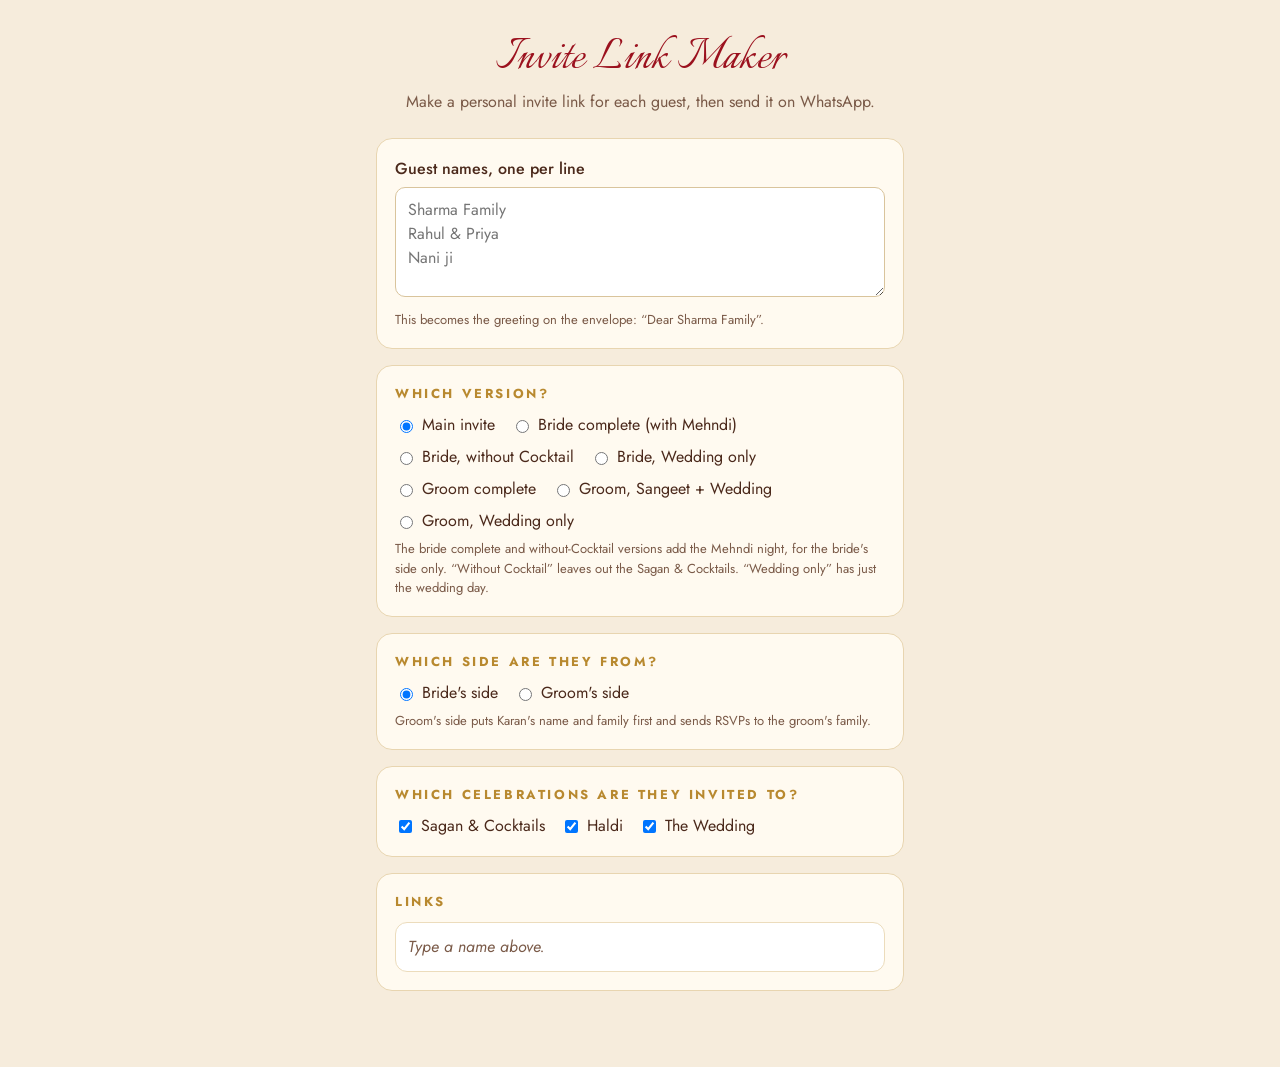
<file: links.html>
<!doctype html>
<html lang="en">
<head>
  <meta charset="utf-8">
  <meta name="viewport" content="width=device-width, initial-scale=1">
  <meta name="robots" content="noindex">
  <title>Invite Link Maker</title>
  <link href="https://fonts.googleapis.com/css2?family=Italianno&family=Jost:wght@400;500;600&display=swap" rel="stylesheet">
  <style>
    :root { --ink: #4b291b; --gold: #b8892f; --cherry: #9b111e; --paper: #f6ecdc; }
    * { box-sizing: border-box; }
    body { margin: 0; background: var(--paper); color: var(--ink); font: 16px/1.5 "Jost", system-ui, sans-serif; }
    main { max-width: 560px; margin: 0 auto; padding: 32px 16px 60px; }
    h1 { font: 400 54px/1 "Italianno", cursive; color: var(--cherry); margin: 0 0 4px; text-align: center; }
    .sub { text-align: center; color: #7a5a48; margin: 0 0 24px; }
    .card { background: #fffaf0; border: 1px solid #e8d5b0; border-radius: 16px; padding: 18px; margin-bottom: 16px; }
    label { display: block; font-weight: 500; margin-bottom: 6px; }
    textarea, input[type=text] { width: 100%; font: inherit; padding: 10px 12px; border: 1px solid #d9c49c; border-radius: 10px; background: #fff; color: inherit; }
    textarea { min-height: 110px; resize: vertical; }
    .hint { font-size: 13px; color: #7a5a48; margin: 6px 0 0; }
    .row { display: flex; flex-wrap: wrap; gap: 8px 16px; }
    .row label { font-weight: 400; display: flex; align-items: center; gap: 6px; margin: 0; }
    h2 { font-size: 13px; letter-spacing: .2em; text-transform: uppercase; color: var(--gold); margin: 0 0 10px; }
    .out { list-style: none; padding: 0; margin: 0; display: grid; gap: 10px; }
    .out li { background: #fff; border: 1px solid #ecdcbc; border-radius: 12px; padding: 12px; }
    .out b { display: block; }
    .out code { display: block; font-size: 12px; word-break: break-all; color: #7a5a48; margin: 4px 0 8px; }
    .btns { display: flex; gap: 8px; flex-wrap: wrap; }
    button, .wa { font: 500 13px "Jost", sans-serif; padding: 8px 14px; border-radius: 999px; border: 1px solid var(--cherry); background: #fff; color: var(--cherry); cursor: pointer; text-decoration: none; }
    .wa { background: #1f9d55; border-color: #1f9d55; color: #fff; }
    .empty { color: #7a5a48; font-style: italic; }
  </style>
</head>
<body>
<main>
  <h1>Invite Link Maker</h1>
  <p class="sub">Make a personal invite link for each guest, then send it on WhatsApp.</p>

  <div class="card">
    <label for="names">Guest names, one per line</label>
    <textarea id="names" placeholder="Sharma Family&#10;Rahul & Priya&#10;Nani ji"></textarea>
    <p class="hint">This becomes the greeting on the envelope: “Dear Sharma Family”.</p>
  </div>

  <div class="card">
    <h2>Which version?</h2>
    <div class="row">
      <label><input type="radio" name="version" value="" checked> Main invite</label>
      <label><input type="radio" name="version" value="bride-complete"> Bride complete (with Mehndi)</label>
      <label><input type="radio" name="version" value="bride-no-cocktail"> Bride, without Cocktail</label>
      <label><input type="radio" name="version" value="bride-wedding"> Bride, Wedding only</label>
      <label><input type="radio" name="version" value="groom-complete"> Groom complete</label>
      <label><input type="radio" name="version" value="groom-cocktail"> Groom, Sangeet + Wedding</label>
      <label><input type="radio" name="version" value="groom-wedding"> Groom, Wedding only</label>
    </div>
    <p class="hint">The bride complete and without-Cocktail versions add the Mehndi night, for the bride's side only. “Without Cocktail” leaves out the Sagan &amp; Cocktails. “Wedding only” has just the wedding day.</p>
  </div>

  <div class="card">
    <h2>Which side are they from?</h2>
    <div class="row">
      <label><input type="radio" name="side" value="bride" checked> Bride's side</label>
      <label><input type="radio" name="side" value="groom"> Groom's side</label>
    </div>
    <p class="hint">Groom's side puts Karan's name and family first and sends RSVPs to the groom's family.</p>
  </div>

  <div class="card">
    <h2>Which celebrations are they invited to?</h2>
    <div class="row" id="events"></div>
  </div>

  <div class="card">
    <h2>Links</h2>
    <ul class="out" id="out"><li class="empty">Type a name above.</li></ul>
  </div>
</main>

<script src="js/content.js"></script>
<script>
  const S = window.SITE;
  const base = location.href.replace(/links\.html.*$/, "");
  const version = () => document.querySelector("input[name=version]:checked").value;
  let all = [];
  function showEvents() {
    // the main events plus this version's extras, in date order
    const evs = Object.assign({}, S.events);
    const v = S.versions[version()] || {};
    (v.events || []).forEach((id) => { evs[id] = S.extraEvents[id]; });
    (v.hide || []).forEach((id) => { delete evs[id]; });
    all = Object.keys(evs).sort((a, b) => (evs[a].date + evs[a].start).localeCompare(evs[b].date + evs[b].start));
    document.getElementById("events").innerHTML = all.map((id) =>
      `<label><input type="checkbox" value="${id}" checked> ${evs[id].short}</label>`).join("");
  }
  showEvents();

  function link(name) {
    const q = new URLSearchParams();
    if (name) q.set("to", name);
    if (document.querySelector("input[name=side]:checked").value === "groom") q.set("side", "groom");
    const ev = [...document.querySelectorAll("#events input:checked")].map((i) => i.value);
    if (ev.length && ev.length < all.length) q.set("events", ev.join(","));
    const s = q.toString().replace(/\+/g, "%20").replace(/%2C/g, ",");
    // groom versions use their own page so the WhatsApp preview says "Karan & Himanshi"
    if (version().startsWith("groom")) return base + version() + "/" + (s ? "?" + s : "");
    return base + (s ? "?" + s : "") + (version() ? "#" + version() : "");
  }
  const esc = (s) => s.replace(/[&<>"]/g, (c) => ({ "&": "&amp;", "<": "&lt;", ">": "&gt;", '"': "&quot;" }[c]));

  function render() {
    const names = document.getElementById("names").value.split("\n").map((s) => s.trim()).filter(Boolean);
    const out = document.getElementById("out");
    if (!names.length) { out.innerHTML = '<li class="empty">Type a name above.</li>'; return; }
    out.innerHTML = names.map((n) => {
      const url = link(n);
      const msg = `Hi ${n}! 💛\n\n${S.couple.bride} & ${S.couple.groom} are getting married, and it won't be the same without you.\n\nYour invite is waiting behind the door 🚪\n${url}`;
      return `<li><b>${esc(n)}</b><code>${esc(url)}</code>
        <span class="btns"><button type="button" data-url="${esc(url)}">Copy link</button>
        <a class="wa" target="_blank" rel="noopener" href="https://wa.me/?text=${encodeURIComponent(msg)}">Send on WhatsApp</a></span></li>`;
    }).join("");
  }
  document.addEventListener("input", render);
  document.addEventListener("change", (e) => { if (e.target.name === "version") showEvents(); render(); });
  document.getElementById("out").addEventListener("click", async (e) => {
    const b = e.target.closest("button[data-url]");
    if (!b) return;
    try { await navigator.clipboard.writeText(b.dataset.url); b.textContent = "Copied ✓"; } catch (err) { prompt("Copy this link:", b.dataset.url); }
  });
</script>
</body>
</html>
</file>
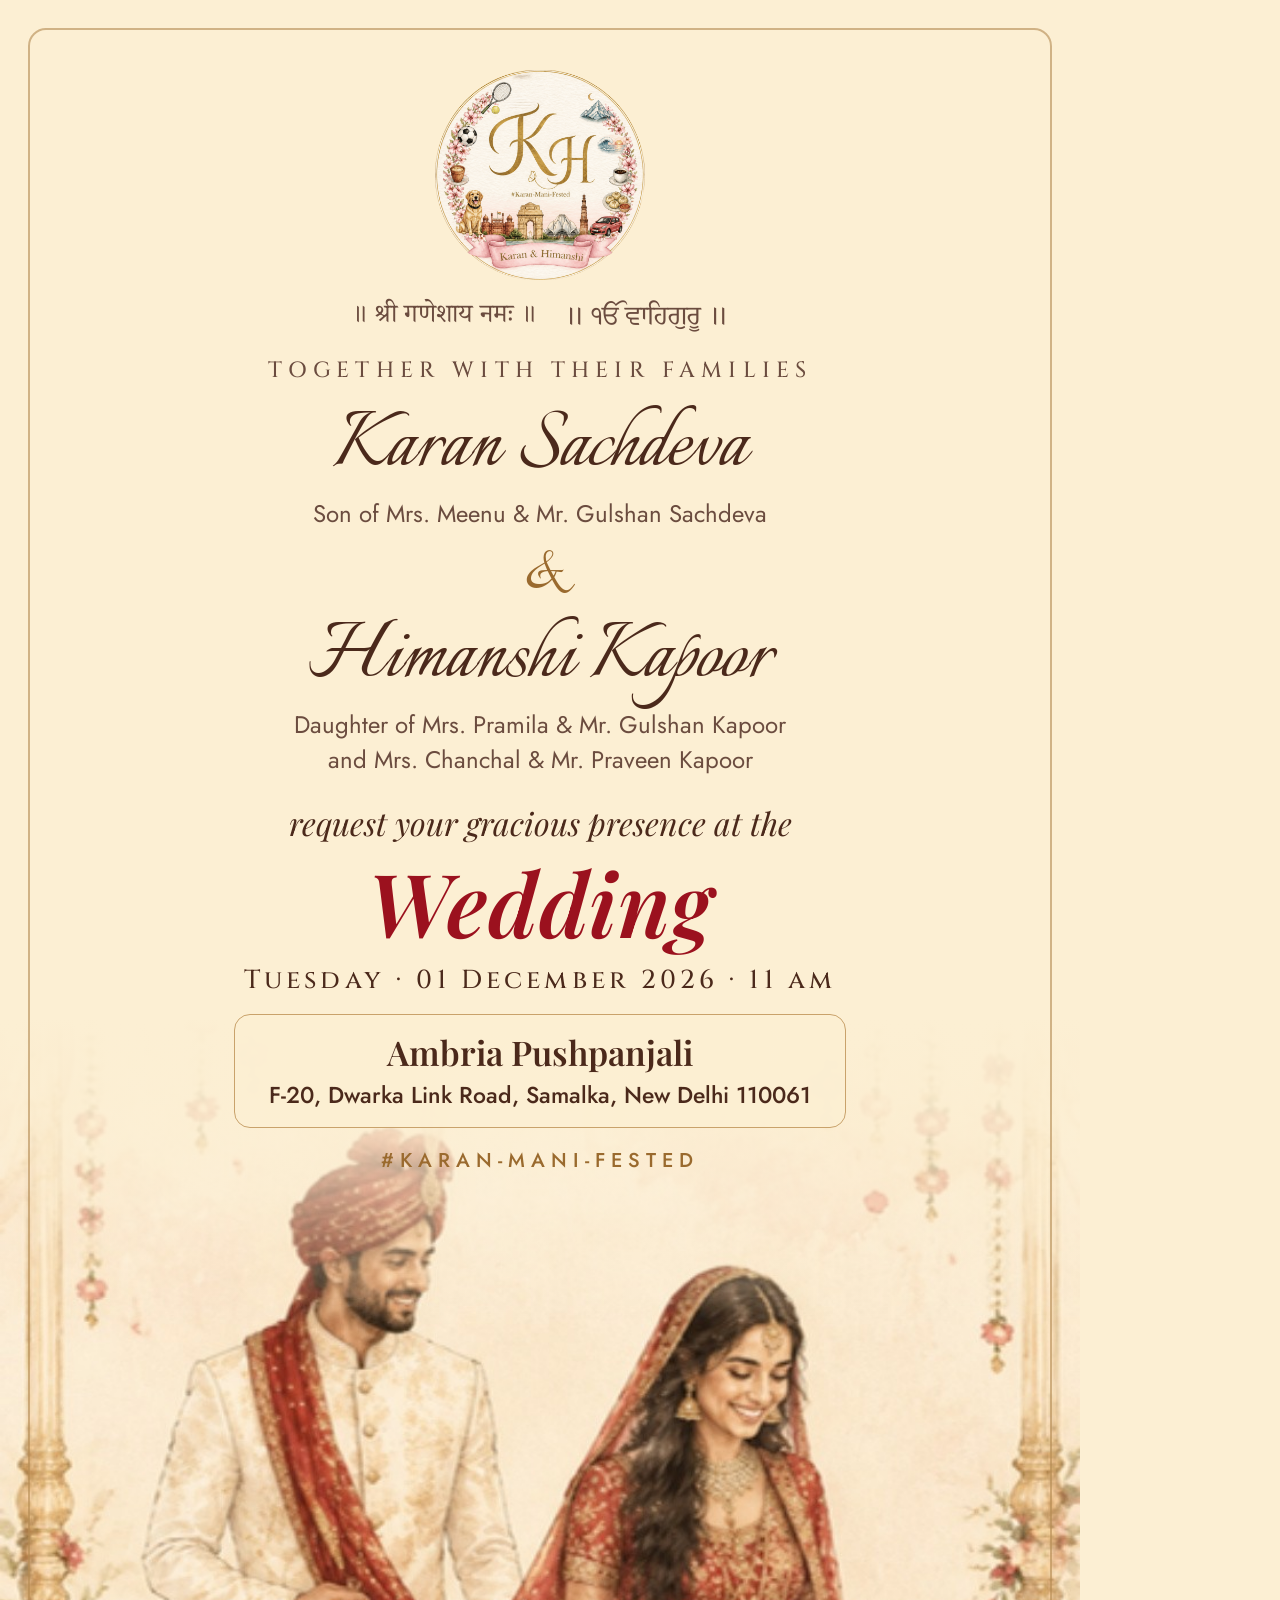
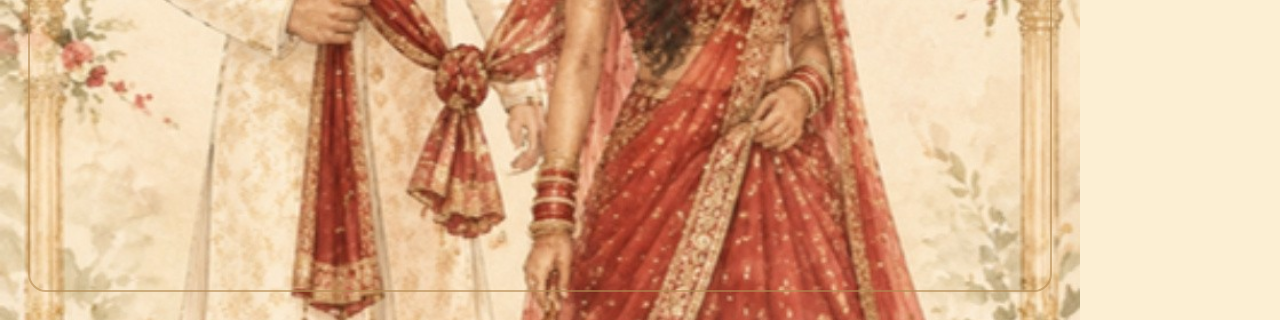
<file: tools/card/card.html>
<!doctype html>
<!-- Image-only invitation card. Rendered to a 1080x1920 picture by tools/make-cards.js -->
<html lang="en"><head><meta charset="utf-8">
<link href="https://fonts.googleapis.com/css2?family=Cinzel:wght@500;600&family=Italianno&family=Jost:wght@400;500&family=Noto+Serif+Devanagari:wght@500&family=Noto+Serif+Gurmukhi:wght@500&family=Playfair+Display:ital,wght@0,500;0,600;1,400;1,500;1,600&display=swap" rel="stylesheet">
<style>
  * { box-sizing: border-box; margin: 0; }
  body { width: 1080px; height: 1920px; overflow: hidden; background: #fcefd3; color: #4b291b; font-family: Jost, sans-serif; text-align: center; }
  .card { position: relative; width: 100%; height: 100%; }
  .art { position: absolute; left: 0; right: 0; bottom: 0; height: 47%; background-size: cover; background-position: 50% 62%; }
  .art::before { content: ""; position: absolute; inset: 0; background: linear-gradient(180deg, #fcefd3 0%, rgba(252,239,211,.85) 12%, rgba(252,239,211,0) 34%); }
  .frame { position: absolute; inset: 28px; border: 2px solid rgba(180,138,82,.6); border-radius: 18px; pointer-events: none; }
  .text { position: relative; padding: 70px 90px 0; }
  .mono { width: 210px; height: 210px; display: block; margin: 0 auto 18px; }
  .bless { display: flex; justify-content: center; gap: 28px; font-size: 26px; color: #6b4c3f; margin-bottom: 18px; }
  .bless [lang=hi] { font-family: "Noto Serif Devanagari", serif; } .bless [lang=pa] { font-family: "Noto Serif Gurmukhi", serif; }
  .together { font: 500 22px Cinzel, serif; letter-spacing: .28em; color: #6b4c3f; margin-bottom: 14px; }
  .name { font: 400 96px/1 Italianno, cursive; color: #4b291b; }
  .par { font-size: 24px; line-height: 1.45; color: #6b4c3f; margin-top: 2px; }
  .amp { font: 400 70px/1 Italianno, cursive; color: #9a6a2e; margin: 6px 0 2px; }
  .req { font: italic 400 32px/1.4 "Playfair Display", serif; margin: 24px 0 8px; }
  .event { font: italic 600 88px/1.05 "Playfair Display", serif; letter-spacing: .01em; color: var(--accent, #9b111e); margin: 10px 0 14px; }
  .when { font: 500 26px Cinzel, serif; letter-spacing: .16em; }
  .place { display: inline-block; margin-top: 16px; padding: 14px 34px 16px; border: 1.5px solid var(--rim, #c9a26b); border-radius: 16px; background: var(--panel, rgba(252,239,211,.92)); }
  .venue { font: 600 34px "Playfair Display", serif; }
  .addr { font: 500 23px/1.4 Jost, sans-serif; color: #4b291b; margin-top: 4px; }
  body.t-night .addr { color: #e3e9f3; }
  body.t-night .place { --panel: rgba(22,36,68,.95); }
  /* navy + cream: cream card, navy event name, navy venue box, navy arch border */
  body.t-combo .place { --panel: #1b2a4e; border-color: #c9a26b; }
  body.t-combo .venue, body.t-combo .addr { color: #f6ecd8; }
  body.t-combo .amp, body.t-combo .tag { color: #1b2a4e; }
  body.t-combo .frame { border-color: rgba(27,42,78,.55); }
  .tag { margin-top: 18px !important; }
  .tag { font: 500 20px Jost, sans-serif; letter-spacing: .3em; color: #9a6a2e; margin-top: 16px; }

  /* themes and layouts, chosen by the hash: #sangeet-full, #wedding-arch ... */
  body.t-night { background: #0f1a33; color: #eef2f8; }
  body.t-night .bless, body.t-night .together, body.t-night .par { color: #c3cde0; }
  body.t-night .name { color: #f4f7fb; } body.t-night .amp, body.t-night .tag { color: #c9d1dc; }
  body.t-night .frame { border-color: rgba(201,209,220,.55); }
  body.t-blush { background: #f8ece4; }
  .t-night.l-fade .art::before { background: linear-gradient(180deg, #0f1a33 0%, #0f1a33 10%, rgba(15,26,51,.6) 24%, rgba(15,26,51,0) 42%); }
  .l-full .art { top: 0; height: 100%; background-position: 50% 100%; }
  .l-full .art::before { background: linear-gradient(180deg, var(--wash) 0%, var(--wash) 44%, var(--wash-0) 70%); }
  .l-arch .art { left: 165px; right: 165px; bottom: 80px; height: 34%; border-radius: 390px 390px 18px 18px; border: 6px solid var(--rim); box-shadow: 0 18px 40px rgba(0,0,0,.25); }
  .l-arch .art::before { display: none; }
  .l-arch .text { padding-top: 60px; }
  .l-arch .mono { width: 180px; height: 180px; }

  /* video mode (?video): the card builds up line by line while the painting slowly zooms */
  .video .text > *, .video .frame { opacity: 0; animation: rise 1.1s ease forwards; }
  .video .art { opacity: 0; animation: art-in 1.6s ease .2s forwards, zoom 10s linear forwards; transform-origin: 50% 60%; }
  .video .event { animation-name: pop; }
  .video.l-arch .art { animation: art-in 1.6s ease .2s forwards; }   /* the arch stays still so it never touches the text */
  @keyframes rise { from { opacity: 0; translate: 0 18px; } to { opacity: 1; translate: 0 0; } }
  @keyframes pop { from { opacity: 0; scale: .85; } to { opacity: 1; scale: 1; } }
  @keyframes art-in { to { opacity: 1; } }
  @keyframes zoom { from { scale: 1; } to { scale: 1.07; } }
</style></head>
<body><div class="card">
  <div class="art" id="art"></div>
  <div class="text">
    <img class="mono" src="../../assets/art/monogram-groom.png" alt="">
    <div class="bless"><span lang="hi">॥ श्री गणेशाय नमः ॥</span><span lang="pa">॥ ੴ ਵਾਹਿਗੁਰੂ ॥</span></div>
    <p class="together">TOGETHER WITH THEIR FAMILIES</p>
    <p class="name">Karan Sachdeva</p>
    <p class="par">Son of Mrs. Meenu &amp; Mr. Gulshan Sachdeva</p>
    <p class="amp">&amp;</p>
    <p class="name">Himanshi Kapoor</p>
    <p class="par">Daughter of Mrs. Pramila &amp; Mr. Gulshan Kapoor<br>and Mrs. Chanchal &amp; Mr. Praveen Kapoor</p>
    <p class="req">request your gracious presence at the</p>
    <p class="event" id="event"></p>
    <p class="when" id="when"></p>
    <div class="place"><p class="venue" id="venue"></p><p class="addr" id="addr"></p></div>
    <p class="tag">#KARAN-MANI-FESTED</p>
  </div>
  <div class="frame"></div>
</div>
<script>
  const CARDS = {
    wedding:  { event: "Wedding", when: "Tuesday · 01 December 2026 · 11 am", venue: "Ambria Pushpanjali", addr: "F-20, Dwarka Link Road, Samalka, New Delhi 110061", art: "ev-wedding.jpg", accent: "#9b111e", pos: "50% 31%" },
    sangeet:  { event: "Sangeet Night", when: "Saturday · 28 November 2026 · 7 pm", venue: "Club XO", addr: "Site 2, Shivaji Place, Shivaji Enclave, Raja Garden, New Delhi 110027", art: "ev-cocktail.jpg", accent: "#2c3f6b", pos: "50% 45%" },
  };
  // optional "-layout" and "-theme" after the card name, e.g. #sangeet-full-night
  const [name, layout = "fade", theme] = location.hash.slice(1).split("-");
  const c = CARDS[name] || CARDS.wedding;
  const THEMES = {
    night: { wash: "rgba(15,26,51,.94)", wash0: "rgba(15,26,51,0)", rim: "#c9d1dc", accent: "#dfe6f0" },
    blush: { wash: "rgba(248,236,228,.95)", wash0: "rgba(248,236,228,0)", rim: "#d9b48a", accent: "#9b111e" },
    combo: { wash: "rgba(252,239,211,.95)", wash0: "rgba(252,239,211,0)", rim: "#1b2a4e", accent: "#1b2a4e" },
    cream: { wash: "rgba(252,239,211,.95)", wash0: "rgba(252,239,211,0)", rim: "#c9a26b", accent: c.accent },
  };
  const t = THEMES[theme] || THEMES.cream;
  document.body.classList.add("l-" + layout, "t-" + (theme || "cream"));
  document.getElementById("event").textContent = c.event;
  document.getElementById("when").textContent = c.when;
  document.getElementById("venue").textContent = c.venue;
  document.getElementById("addr").textContent = c.addr || "";
  const st = document.body.style;
  st.setProperty("--accent", t.accent); st.setProperty("--wash", t.wash); st.setProperty("--wash-0", t.wash0); st.setProperty("--rim", t.rim);
  if (location.search.includes("video")) {
    document.body.classList.add("video");
    [...document.querySelectorAll(".text > *")].forEach((el, i) => { el.style.animationDelay = (0.6 + i * 0.42) + "s"; });
    document.querySelector(".frame").style.animationDelay = "5.8s";
  }
  const art = document.getElementById("art");
  art.style.backgroundImage = `url(../../assets/art/${c.art})`;
  if (layout === "fade") art.style.backgroundPosition = c.pos;
  if (layout === "arch") art.style.backgroundPosition = name === "wedding" ? "50% 30%" : "50% 40%";
</script>
</body></html>
</file>
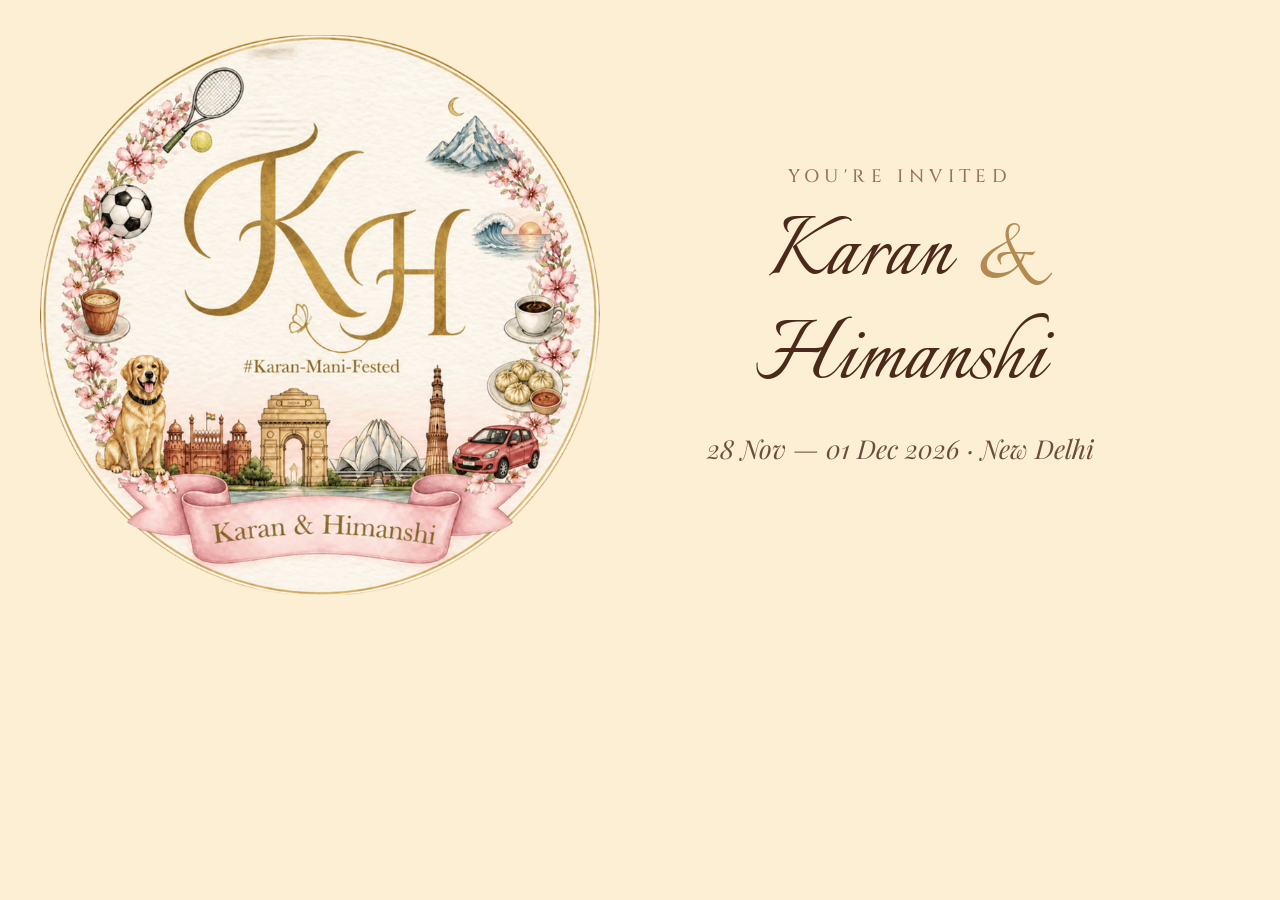
<file: tools/card/share.html>
<!doctype html>
<!-- WhatsApp preview image for the groom-side links (1200x630). Rendered by tools/make-cards.js -->
<html lang="en"><head><meta charset="utf-8">
<link href="https://fonts.googleapis.com/css2?family=Cinzel:wght@500&family=Italianno&family=Playfair+Display:ital@1&display=swap" rel="stylesheet">
<style>
  * { margin: 0; box-sizing: border-box; }
  body { width: 1200px; height: 630px; background: #fcefd3; color: #4b291b; display: flex; align-items: center; overflow: hidden; }
  img { width: 560px; height: 560px; margin-left: 40px; flex: none; }
  .t { flex: 1; text-align: center; }
  .k { font: 500 18px Cinzel, serif; letter-spacing: .3em; color: #9a7259; }
  .n { font: 400 104px/1 Italianno, cursive; margin: 14px 0 8px; }
  .n i { font-style: normal; color: #b48a52; }
  .d { font: italic 26px "Playfair Display", serif; color: #6b4c3f; margin-top: 20px; }
</style></head>
<body><img src="../../assets/art/monogram-groom.png" alt="">
<div class="t"><p class="k">YOU'RE INVITED</p><p class="n">Karan <i>&amp;</i><br>Himanshi</p><p class="d" id="d">28 Nov — 01 Dec 2026 · New Delhi</p></div>
<script>
  // dates per invite, chosen by the hash: #complete, #cocktail, #wedding
  const DATES = { complete: "28 Nov — 01 Dec 2026", cocktail: "28 Nov &amp; 01 Dec 2026", wedding: "01 Dec 2026" };
  const d = DATES[location.hash.slice(1)];
  if (d) document.getElementById("d").innerHTML = d + " · New Delhi";
</script>
</body></html>
</file>
